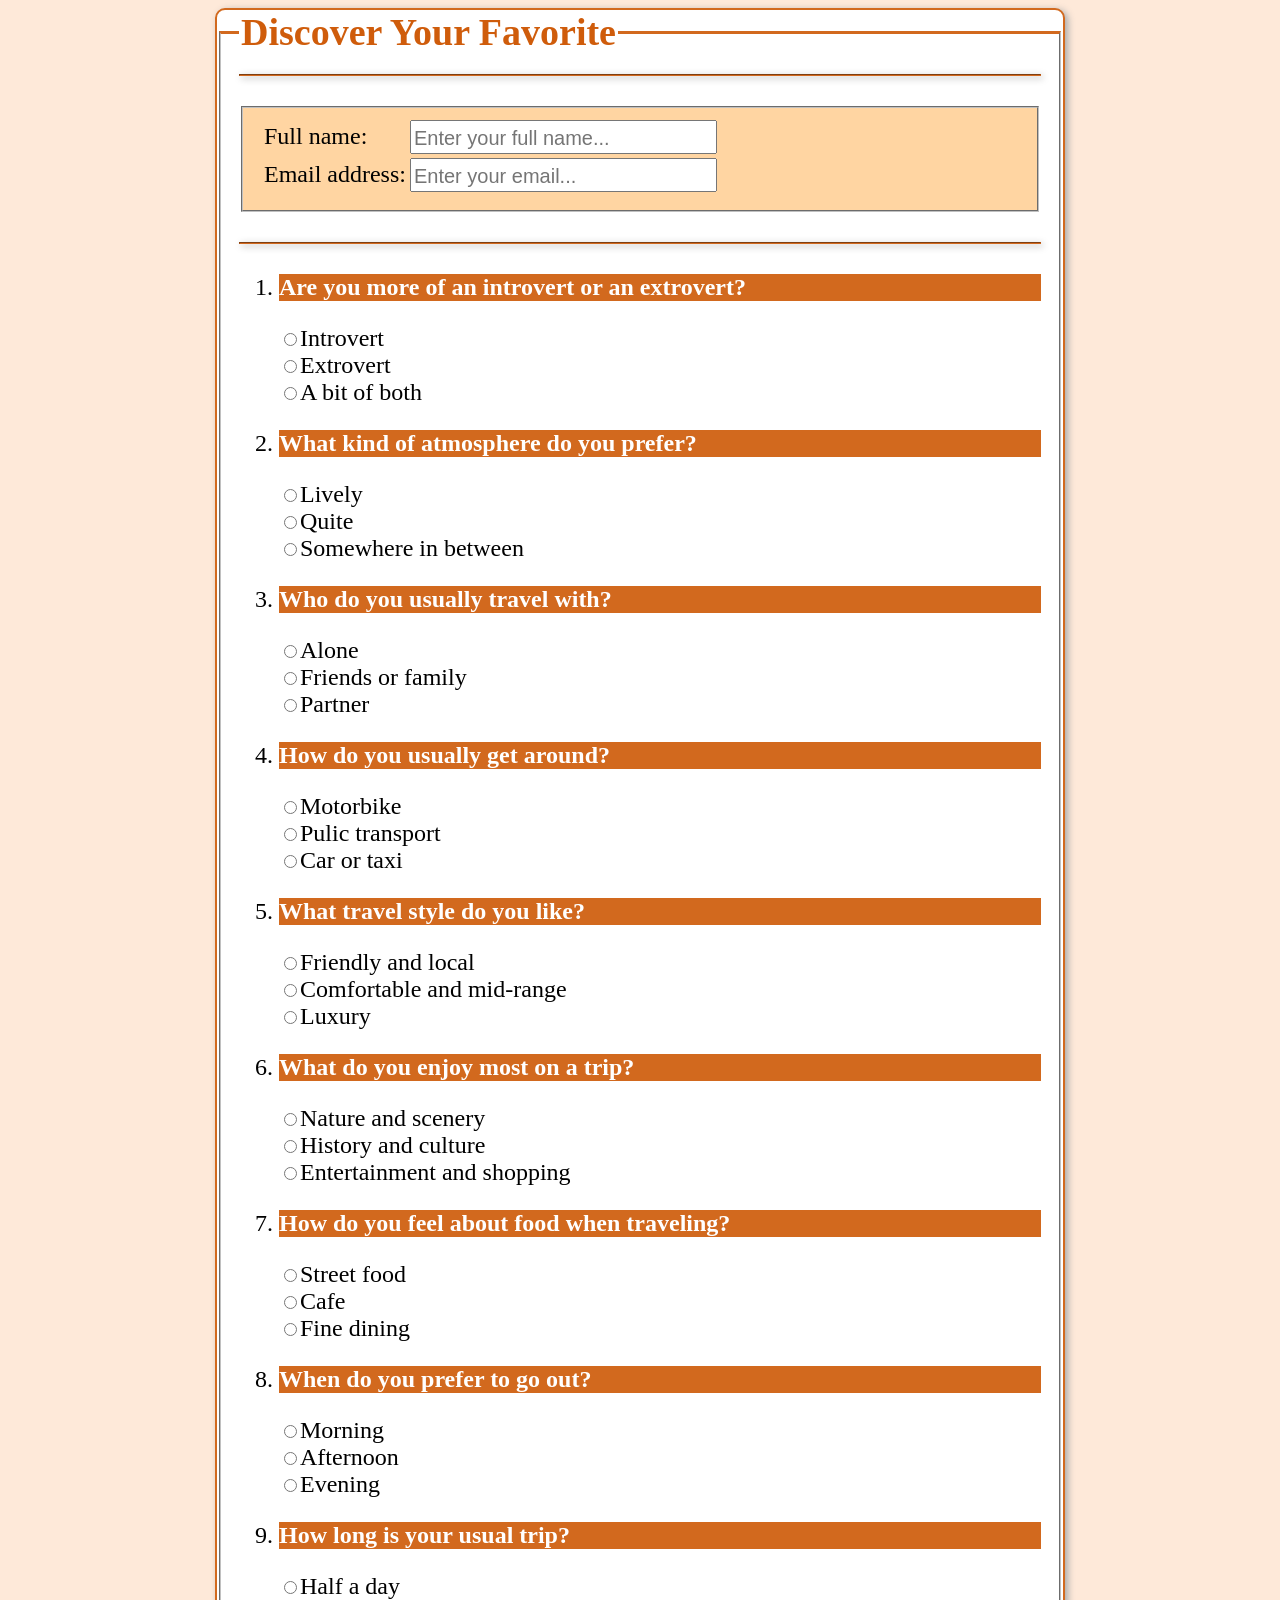
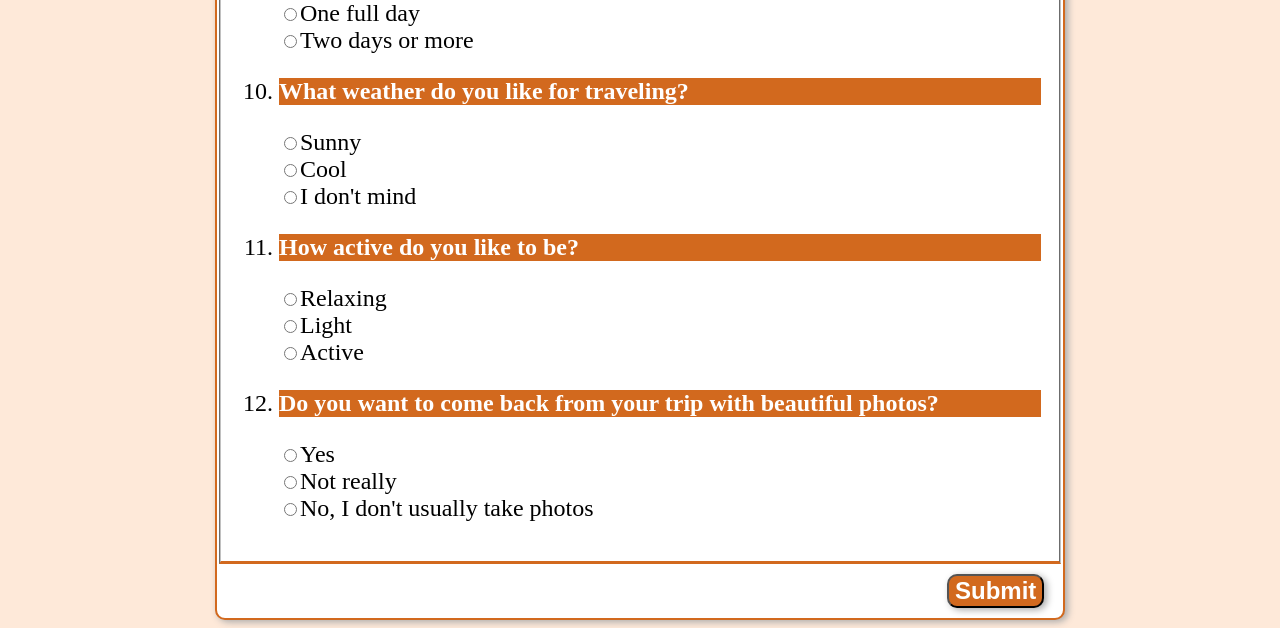
<file: form.html>
<!DOCTYPE html>
<html lang="en">
<head>
    <meta charset="UTF-8">
    <meta name="viewport" content="width=device-width, initial-scale=1.0">
    <title>Discover your favorite</title>
    <style>
        *{
            box-sizing: border-box;
            font-size: 24px;
        }

        legend {
            font-size: 38px;
            font-weight: bold;
            color: rgb(207, 92, 11);
        }

        hr {
            border-color: chocolate;
            margin-bottom: 30px;
            box-shadow: 2px 2px 7px rgb(156, 156, 156);
        }

        form{
            border: 2px solid chocolate;
            /* background-color: rgb(255, 226, 205); */
            width: 850px;
            border-radius: 10px;
            box-shadow: 3px 2px 7px rgb(170, 170, 170);
            padding-bottom: 20px;
            margin: auto;
            background-color: white;
        }

        p{
            background-color: chocolate;
            color: white;
            font-weight: bold;
        }

        input::placeholder{
            font-size: 20px;
        }

       .info{
            background-color: rgb(255, 213, 162);
       }

       .outer{
        border-top: 3px solid chocolate;
        border-bottom: 3px solid chocolate;
       }

       hr.second{
        margin-top: 30px;
       }

       .submit{
            background-color: chocolate;
            color: white;
            font-weight: bold;
            border-radius: 10px;
            position: relative;
            top: 10px;
            left: 730px;
            box-shadow: 3px 2px 7px rgb(170, 170, 170);
       }

       .submit:hover{
            background-color: rgb(151, 74, 20);
            cursor: pointer;
       }

       body{
        background-color: rgb(254, 233, 217);
       }
    </style>
</head>
<body>
    <form action="" method="post" class="form" id="form-1">
        <fieldset class="outer">
            <legend>Discover Your Favorite</legend> <hr>
            <fieldset class="info">
                <table>
                    <tr>
                        <td><label for="name">Full name: </label></td>
                        <td><input type="text" name="name" id="name" placeholder="Enter your full name..."></td>
                    </tr>
                    <tr>
                        <td><label for="email">Email address: </label></td>
                        <td><input type="text" name="email" id="email" placeholder="Enter your email..."></td>
                    </tr>
                </table>
            </fieldset>
            <hr class="second">
            <ol>
                <li> 
                    <p>Are you more of an introvert or an extrovert?</p>
                    <label for="character"><input type="radio" name="character" id="character">Introvert</label> <br>
                    <label for="character"><input type="radio" name="character" id="character">Extrovert</label> <br>
                    <label for="character"><input type="radio" name="character" id="character">A bit of both</label>

                </li>
                <li>
                    <p>What kind of atmosphere do you prefer?</p>
                    <label for="atmosphere"><input type="radio" name="atmosphere" id="atmosphere">Lively</label> <br>
                    <label for="atmosphere"><input type="radio" name="atmosphere" id="atmosphere">Quite</label> <br>
                    <label for="atmosphere"><input type="radio" name="atmosphere" id="atmosphere">Somewhere in between</label>
                </li>
                <li>
                    <p>Who do you usually travel with?</p>
                    <label for="who"><input type="radio" name="who" id="who">Alone</label> <br>
                    <label for="who"><input type="radio" name="who" id="who">Friends or family</label> <br>
                    <label for="who"><input type="radio" name="who" id="who">Partner</label>
                </li>
                <li>
                    <p>How do you usually get around?</p>
                    <label for="transport"><input type="radio" name="transport" id="transport">Motorbike</label> <br>
                    <label for="transport"><input type="radio" name="transport" id="transport">Pulic transport</label> <br>
                    <label for="transport"><input type="radio" name="transport" id="transport">Car or taxi</label>
                </li>
                <li>
                    <p>What travel style do you like?</p>
                    <label for="style"><input type="radio" name="style" id="style">Friendly and local</label> <br>
                    <label for="style"><input type="radio" name="style" id="style">Comfortable and mid-range</label> <br>
                    <label for="style"><input type="radio" name="style" id="style">Luxury</label>
                </li>
                <li>
                    <p>What do you enjoy most on a trip?</p>
                    <label for="enjoy_most"><input type="radio" name="enjoy_most" id="enjoy_most">Nature and scenery</label> <br>
                    <label for="enjoy_most"><input type="radio" name="enjoy_most" id="enjoy_most">History and culture</label> <br>
                    <label for="enjoy_most"><input type="radio" name="enjoy_most" id="enjoy_most">Entertainment and shopping</label>
                </li>
                <li>
                    <p>How do you feel about food when traveling?</p>
                    <label for="food"><input type="radio" name="food" id="food">Street food</label> <br>
                    <label for="food"><input type="radio" name="food" id="food">Cafe</label> <br>
                    <label for="food"><input type="radio" name="food" id="food">Fine dining</label>
                </li>
                <li>
                    <p>When do you prefer to go out?</p>
                    <label for="when"><input type="radio" name="when" id="when">Morning</label> <br>
                    <label for="when"><input type="radio" name="when" id="when">Afternoon</label> <br>
                    <label for="when"><input type="radio" name="when" id="when">Evening</label> 
                </li>
                <li>
                    <p>How long is your usual trip?</p>
                    <label for="how_long"><input type="radio" name="how_long" id="how_long">Half a day</label> <br>
                    <label for="how_long"><input type="radio" name="how_long" id="how_long">One full day</label> <br>
                    <label for="how_long"><input type="radio" name="how_long" id="how_long">Two days or more</label>
                </li>
                <li>
                    <p>What weather do you like for traveling?</p>
                    <label for="weather"><input type="radio" name="weather" id="weather">Sunny</label> <br>
                    <label for="weather"><input type="radio" name="weather" id="weather">Cool</label> <br>
                    <label for="weather"><input type="radio" name="weather" id="weather">I don't mind</label>
                </li>
                <li>
                    <p>How active do you like to be?</p>
                    <label for="active"><input type="radio" name="active" id="active">Relaxing</label> <br>
                    <label for="active"><input type="radio" name="active" id="active">Light</label> <br>
                    <label for="active"><input type="radio" name="active" id="active">Active</label>
                </li>
                <li>
                    <p>Do you want to come back from your trip with beautiful photos?</p>
                    <label for="photo"><input type="radio" name="photo" id="photo">Yes</label> <br>
                    <label for="photo"><input type="radio" name="photo" id="photo">Not really</label> <br>
                    <label for="photo"><input type="radio" name="photo" id="photo">No, I don't usually take photos</label>
                </li>
        </ol>
        </fieldset>
        <button class="submit">Submit</button>
    </form>
</body>
</html>
</file>
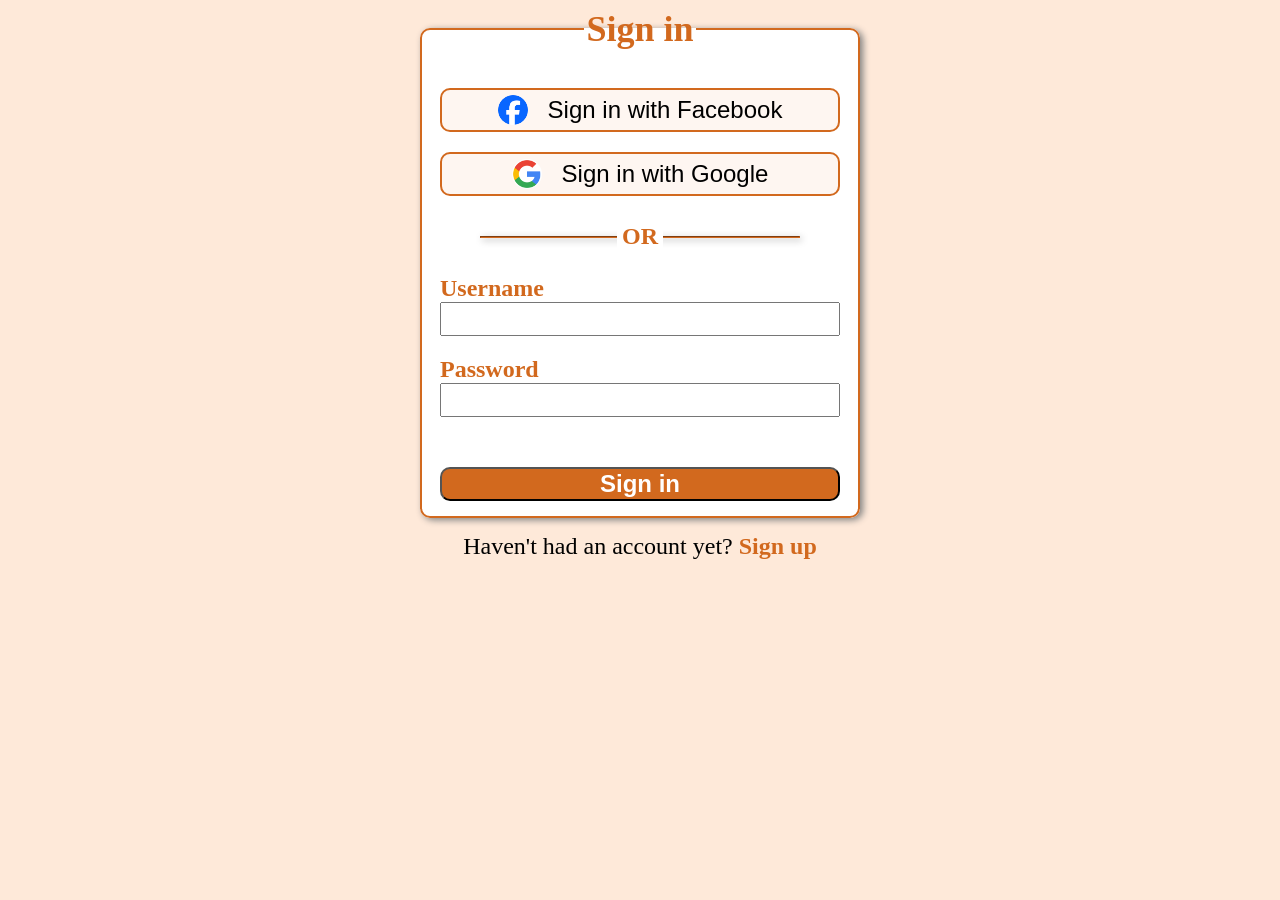
<file: form_sigin_in.html>
<!DOCTYPE html>
<html lang="en">
<head>
    <meta charset="UTF-8">
    <meta name="viewport" content="width=device-width, initial-scale=1.0">
    <title>Document</title>
    <script src="./js/sign_in.js"></script>
    <style>
        *{
            box-sizing: border-box;
            font-size: 24px;
        }

        img {
            width: 30px;
            height: 30px;
            object-fit: cover;
            border-radius: 50%;;
        }

        .byFacebook, .byGoogle {
            display: flex;
            width: 400px;
            justify-content: center;
            gap: 20px;
            align-items: center;
            border: 2px solid chocolate;
            border-radius: 10px;
            margin-top: 20px;
        }

        legend {
            font-size: 36px;
            text-align: center;
            color: chocolate;
            font-weight: bold;
            margin-bottom: 10px;
        }

        form{
            display: flex;
            flex-direction: column;
            align-items: center;
            gap: 10px;
        }

        fieldset{
            border: 2px solid chocolate;
            border-radius: 10px;
            background-color: white;
            box-shadow: 3px 2px 7px gray;
        }

        a, label {
            text-decoration: none;
            color: chocolate;
            font-weight: bold;
        }


        button {
            background-color: rgb(254, 246, 241);
        }

        button.sign_in {
            width: 100%;
            margin-top: 50px;
            background-color: chocolate;
            color: white;
            font-weight: bold;
            border-radius: 10px;
        }

        p{
            padding: 5px 0;
            margin: 0;
        }

       body{
            background-color: rgb(254, 233, 217);
       }

        hr {
            border-color: chocolate;
            margin: 40px;
            box-shadow: 2px 2px 7px rgb(156, 156, 156);
        }

        .or {
            position: relative;
            margin: -60px auto 0;
            color: chocolate;
            background-color: white;
            width: fit-content;
            font-weight: bold;
            padding: 5px;
        }

        .form_group input{
            width: 100%;
        }
        
        .form_group{
            margin-top: 20px;
        }

    </style>
</head>
<body>
    <form action="" method="post">
       <fieldset>
            <legend>Sign in</legend>
            <div class="otherWaysToSignIn">
                <button class="byFacebook">
                    <img src="./images/fblogo.png" alt="facebook">
                    <p>Sign in with Facebook</p>
                </button>

                <button class="byGoogle">
                    <img src="./images/googleLogo.png" alt="googleLogo">
                    <p>Sign in with Google</p>
                </button>
            </div>
            <hr>
            <p class="or">OR</p>

            <div class="form_group username">
                <label for="username">Username</label> <br>
                <input type="text" name="username" id="username">
                <span class="fomr_message"></span>
            </div>

             <div class="form_group password">
                <label for="password">Password</label> <br>
                <input type="text" name="password" id="password">
                <span class="fomr_message"></span>
            </div>
           
            <button class="sign_in">Sign in</button>
            
       </fieldset> 
       <p>Haven't had an account yet? <a href="#">Sign up</a></p>
    </form>
    <script>
        Validator({
            form: '#form-1',
            rules: [
                Validator.isRequired('#username'),
                Validator.isPassword('#password'),
            ]
        });
    </script>
</body>
</html>
</file>
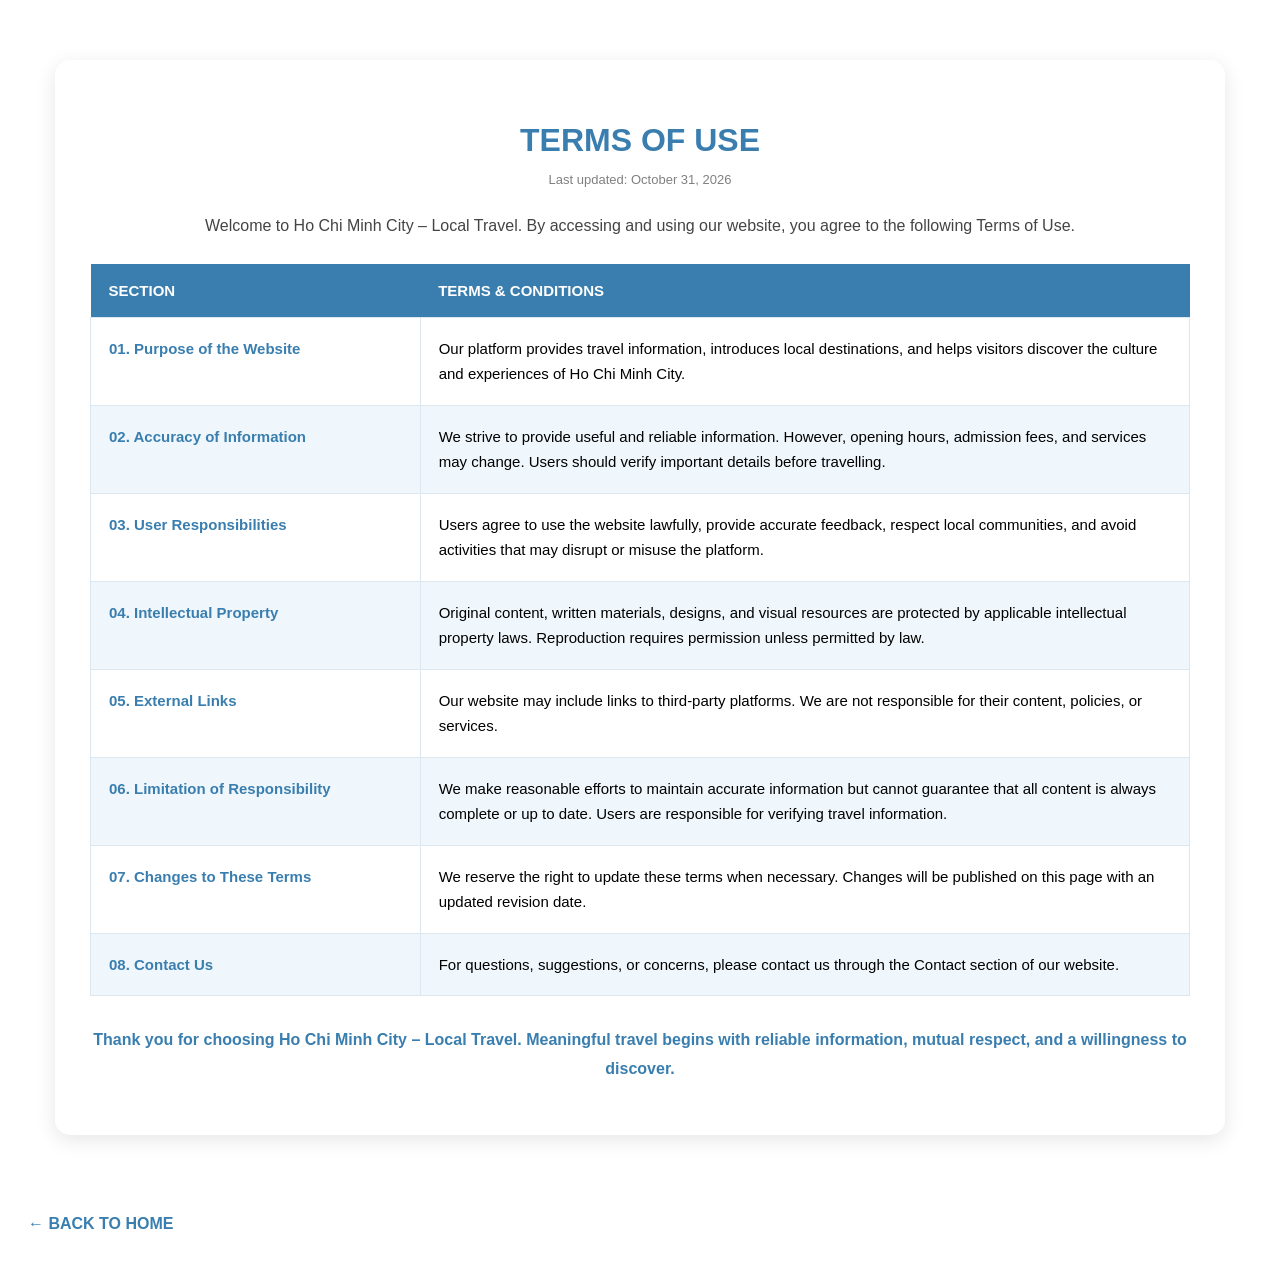
<file: support.html>
<!DOCTYPE html>
<html lang="en">

<head>
    <meta charset="UTF-8">
    <meta name="viewport" content="width=device-width, initial-scale=1.0">
    <title>Customer Support</title>

    <style>
        *{
            font-family: Arial, Helvetica, sans-serif ;
        }

    .terms-section {
    max-width: 1100px;
    margin: 60px auto;
    padding: 35px;
    background: #ffffff;
    border-radius: 15px;
    box-shadow: 0 5px 20px rgba(0, 0, 0, 0.1);
}

.terms-section h2 {
    text-align: center;
    font-size: 32px;
    color: #397eaf;
    margin-bottom: 10px;
}

.terms-date {
    text-align: center;
    color: gray;
    font-size: 13px;
}

.terms-intro {
    text-align: center;
    line-height: 1.7;
    margin: 25px 0;
    color: #444;
}

.terms-table {
    width: 100%;
    border-collapse: collapse;
    font-size: 15px;
}

.terms-table th {
    background-color: #397eaf;
    color: white;
    padding: 18px;
    text-align: left;
}

.terms-table td {
    padding: 18px;
    border: 1px solid #dce7ef;
    line-height: 1.7;
    vertical-align: top;
}

.terms-table td:first-child {
    width: 30%;
    font-weight: bold;
    color: #397eaf;
}

.terms-table tr:nth-child(even) {
    background-color: #f0f7fc;
}

.terms-table tr:hover {
    background-color: #e1f0fa;
    transition: 0.3s;
}

.terms-ending {
    text-align: center;
    color: #397eaf;
    font-weight: bold;
    line-height: 1.8;
    margin-top: 30px;
}

/* Responsive for mobile */
@media (max-width: 768px) {
    .terms-section {
        padding: 15px;
        margin: 25px 10px;
    }

    .terms-table {
        font-size: 13px;
    }

    .terms-table th,
    .terms-table td {
        padding: 10px;
    }
}

.back-home {
    display: inline-block;
    color: #397eaf;
    text-decoration: none;
    font-size: 16px;
    font-weight: bold;
    margin: 20px;
    transition: 0.3s;
}

.back-home:hover {
    color: orange;
}

    </style>

</head>

<body>
<!-- TERMS OF USE -->
<section class="terms-section">

    <h2>TERMS OF USE</h2>
    <p class="terms-date">Last updated: October 31, 2026</p>

    <p class="terms-intro">
        Welcome to Ho Chi Minh City – Local Travel.
        By accessing and using our website, you agree to the
        following Terms of Use.
    </p>

    <table class="terms-table">
        <thead>
            <tr>
                <th>SECTION</th>
                <th>TERMS & CONDITIONS</th>
            </tr>
        </thead>

        <tbody>
            <tr>
                <td>01. Purpose of the Website</td>
                <td>
                    Our platform provides travel information,
                    introduces local destinations, and helps
                    visitors discover the culture and experiences
                    of Ho Chi Minh City.
                </td>
            </tr>

            <tr>
                <td>02. Accuracy of Information</td>
                <td>
                    We strive to provide useful and reliable
                    information. However, opening hours, admission
                    fees, and services may change. Users should
                    verify important details before travelling.
                </td>
            </tr>

            <tr>
                <td>03. User Responsibilities</td>
                <td>
                    Users agree to use the website lawfully,
                    provide accurate feedback, respect local
                    communities, and avoid activities that
                    may disrupt or misuse the platform.
                </td>
            </tr>

            <tr>
                <td>04. Intellectual Property</td>
                <td>
                    Original content, written materials,
                    designs, and visual resources are protected
                    by applicable intellectual property laws.
                    Reproduction requires permission unless
                    permitted by law.
                </td>
            </tr>

            <tr>
                <td>05. External Links</td>
                <td>
                    Our website may include links to third-party
                    platforms. We are not responsible for their
                    content, policies, or services.
                </td>
            </tr>

            <tr>
                <td>06. Limitation of Responsibility</td>
                <td>
                    We make reasonable efforts to maintain
                    accurate information but cannot guarantee
                    that all content is always complete or
                    up to date. Users are responsible for
                    verifying travel information.
                </td>
            </tr>

            <tr>
                <td>07. Changes to These Terms</td>
                <td>
                    We reserve the right to update these terms
                    when necessary. Changes will be published
                    on this page with an updated revision date.
                </td>
            </tr>

            <tr>
                <td>08. Contact Us</td>
                <td>
                    For questions, suggestions, or concerns,
                    please contact us through the Contact
                    section of our website.
                </td>
            </tr>
        </tbody>
    </table>

    <p class="terms-ending">
        Thank you for choosing Ho Chi Minh City – Local Travel.
        Meaningful travel begins with reliable information,
        mutual respect, and a willingness to discover.
    </p>
 
</section>

<a href="index.html" class="back-home">← BACK TO HOME</a>

</body>
</html>
</file>
